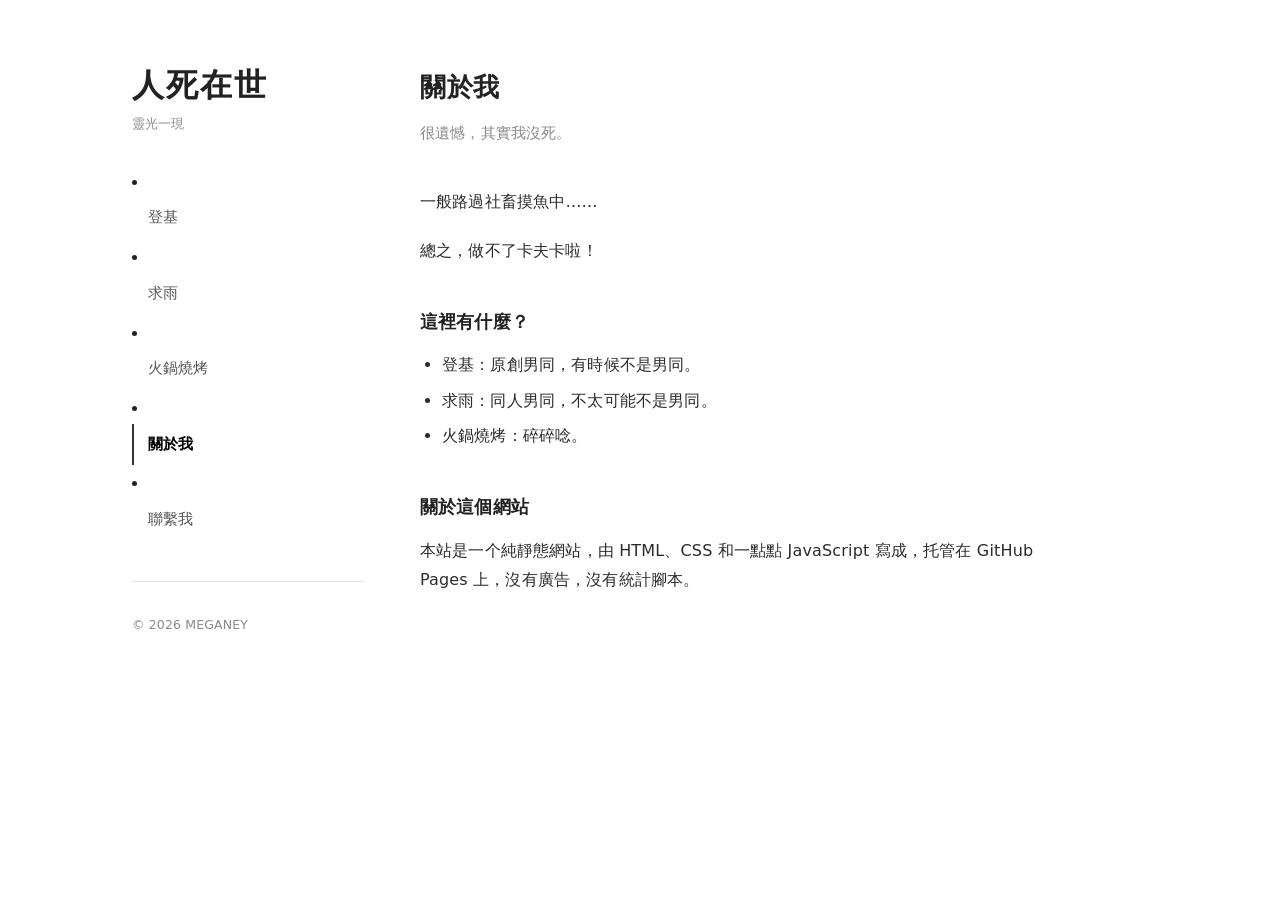
<file: about.html>
<!DOCTYPE html>
<html lang="zh-CN">
<head>
  <meta charset="UTF-8">
  <meta name="viewport" content="width=device-width, initial-scale=1.0">
  <title>關於我</title>
  <link rel="stylesheet" href="style.css">
</head>
<body data-page="about" data-nav-active="about">
  <div class="layout">
    <aside class="sidebar">
      <a class="sidebar-brand" href="index.html" data-site-name>rszs</a>
      <p class="sidebar-desc" data-site-desc></p>
      <nav class="sidebar-nav" data-nav></nav>
      <div class="sidebar-foot">
        <p>© <span data-year></span> MEGANEY</p>
      </div>
    </aside>

    <main class="content">
      <h1 class="page-title">關於我</h1>
      <p class="page-desc">很遺憾，其實我沒死。</p>

      <div class="prose">
        <p>一般路過社畜摸魚中……</p>
        <p>總之，做不了卡夫卡啦！</p>

        <h2>這裡有什麼？</h2>
        <ul>
          <li>登基：原創男同，有時候不是男同。</li>
          <li>求雨：同人男同，不太可能不是男同。</li>
          <li>火鍋燒烤：碎碎唸。</li>
        </ul>

        <h2>關於這個網站</h2>
        <p>本站是一个純靜態網站，由 HTML、CSS 和一點點 JavaScript 寫成，托管在 GitHub Pages 上，沒有廣告，沒有統計腳本。</p>
      </div>
    </main>
  </div>

  <script src="js/site-data.js"></script>
  <script src="js/site.js"></script>
</body>
</html>
</file>
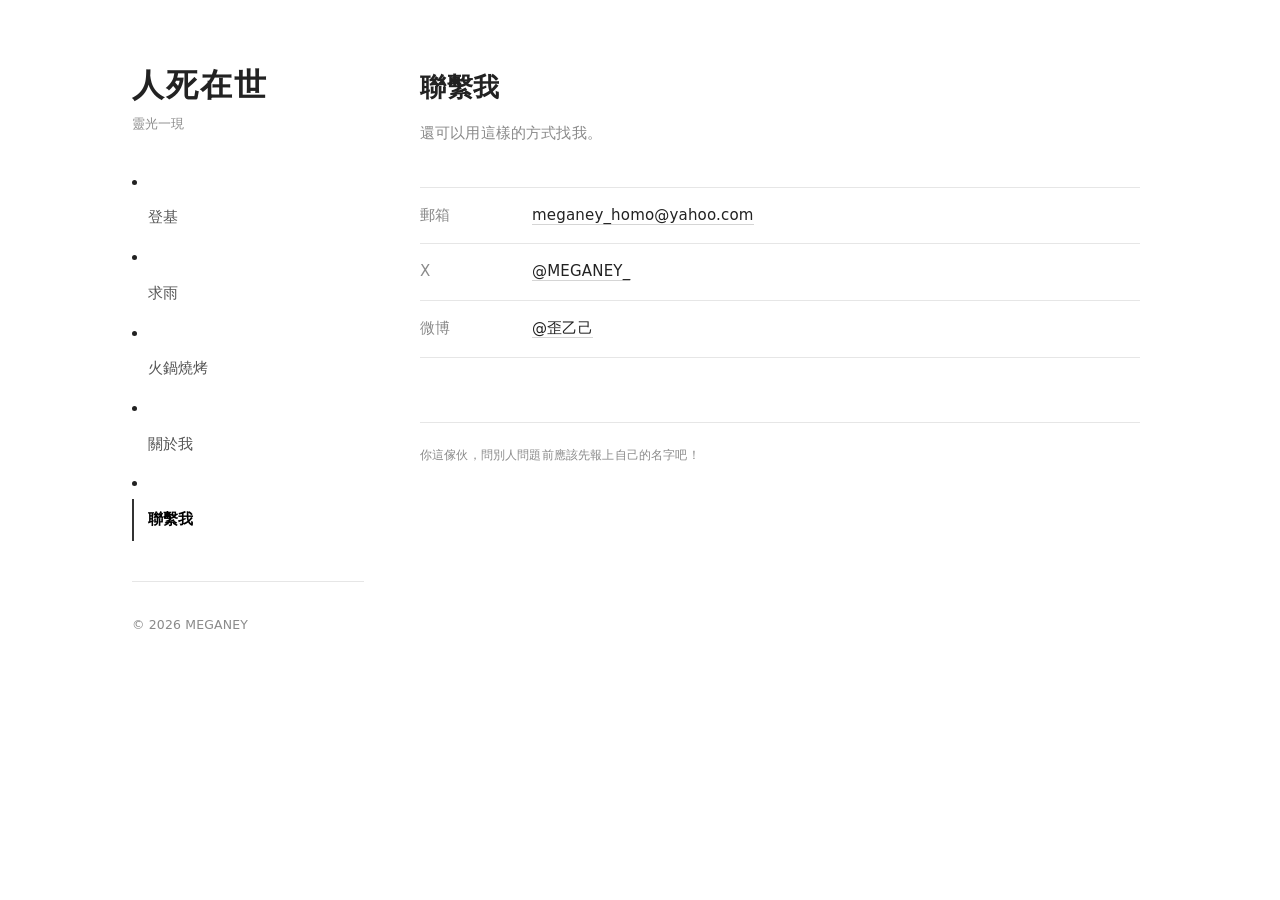
<file: contact.html>
<!DOCTYPE html>
<html lang="zh-CN">
<head>
  <meta charset="UTF-8">
  <meta name="viewport" content="width=device-width, initial-scale=1.0">
  <title>聯繫我</title>
  <link rel="stylesheet" href="style.css">
</head>
<body data-page="contact" data-nav-active="contact">
  <div class="layout">
    <aside class="sidebar">
      <a class="sidebar-brand" href="index.html" data-site-name>rszs</a>
      <p class="sidebar-desc" data-site-desc></p>
      <nav class="sidebar-nav" data-nav></nav>
      <div class="sidebar-foot">
        <p>© <span data-year></span> MEGANEY</p>
      </div>
    </aside>

    <main class="content">
      <h1 class="page-title">聯繫我</h1>
      <p class="page-desc">還可以用這樣的方式找我。</p>

      <ul class="contact-list">
        <li>
          <span class="label">郵箱</span>
          <span><a href="mailto:meganey_homo@yahoo.com">meganey_homo@yahoo.com</a></span>
        </li>
        <li>
          <span class="label">X</span>
          <span><a href="https://x.com/MEGANEY_" target="_blank" rel="noopener">@MEGANEY_</a></span>
        </li>
        <li>
          <span class="label">微博</span>
          <span><a href="https://weibo.com/u/5026332662" target="_blank" rel="noopener">@歪乙己</a></span>
        </li>


        </li>
      </ul>

      <p class="page-foot">你這傢伙，問別人問題前應該先報上自己的名字吧！</p>
    </main>
  </div>

  <script src="js/site-data.js"></script>
  <script src="js/site.js"></script>
</body>
</html>
</file>
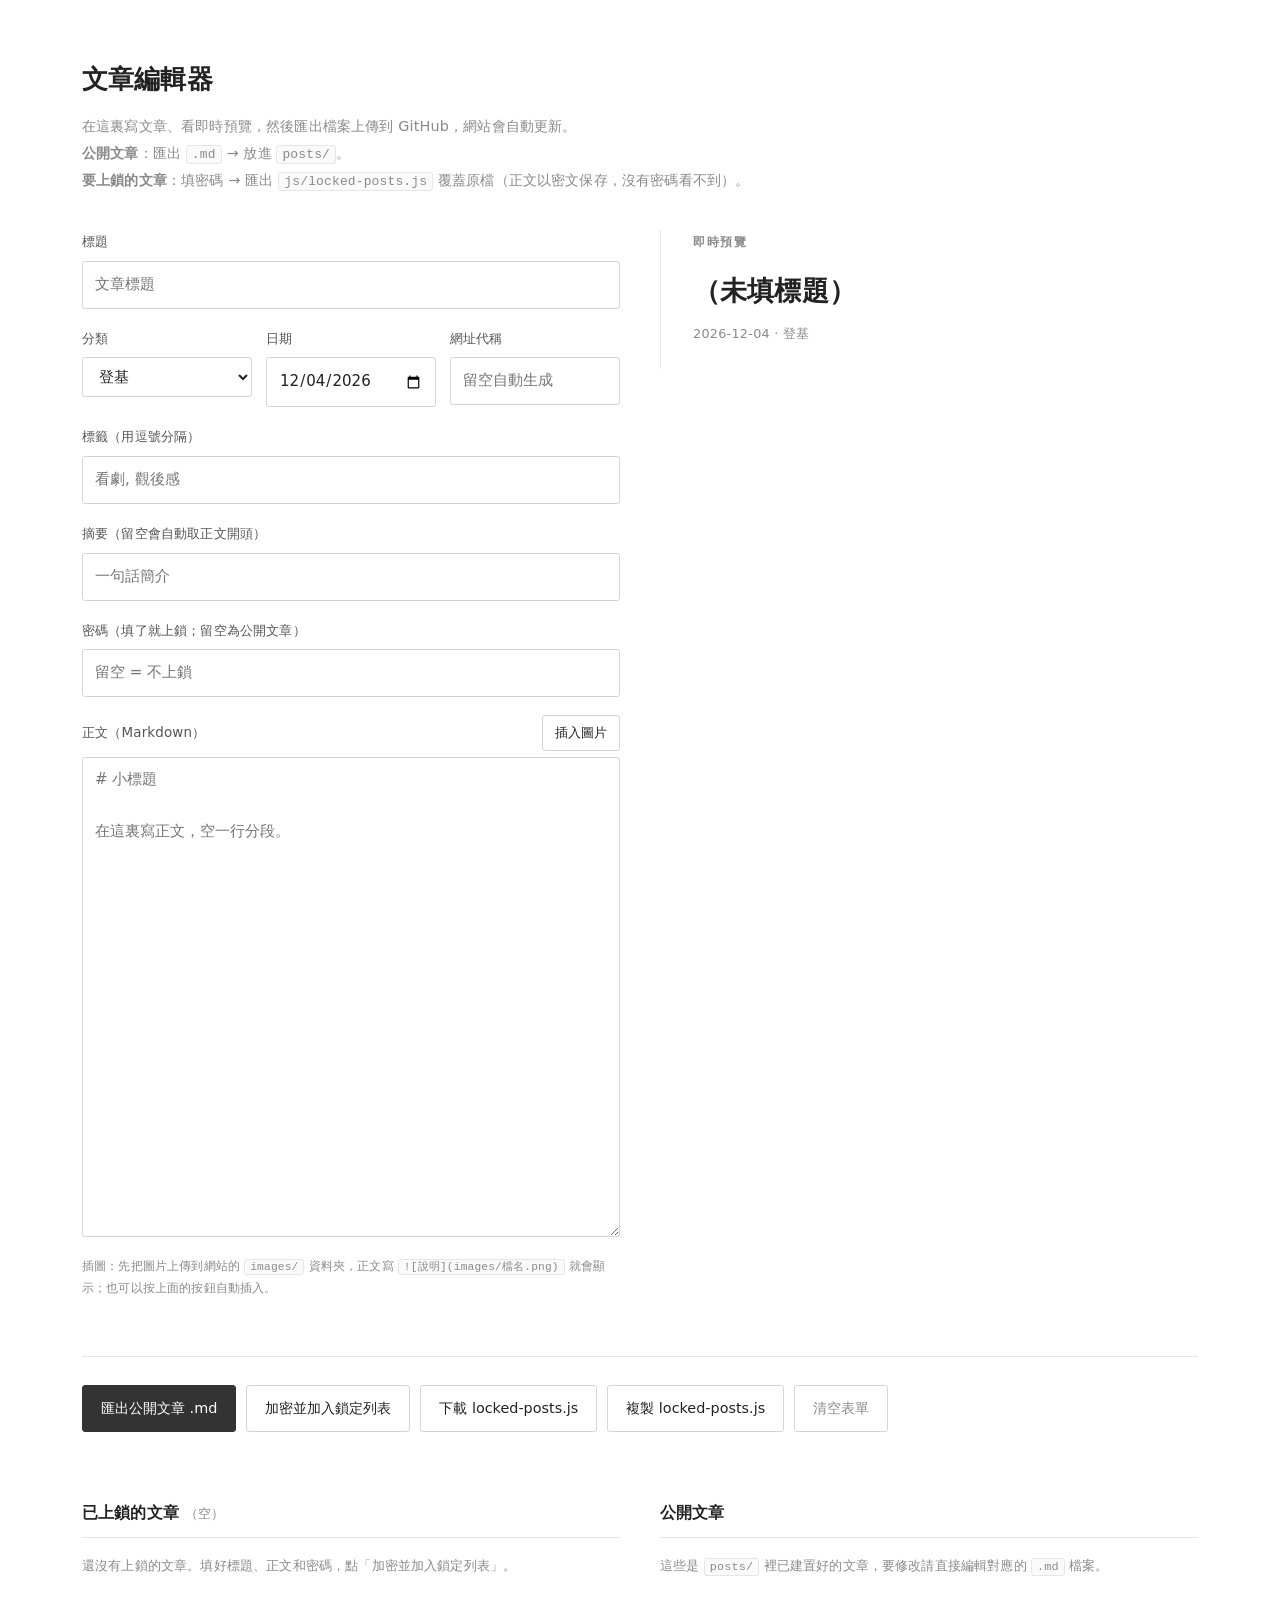
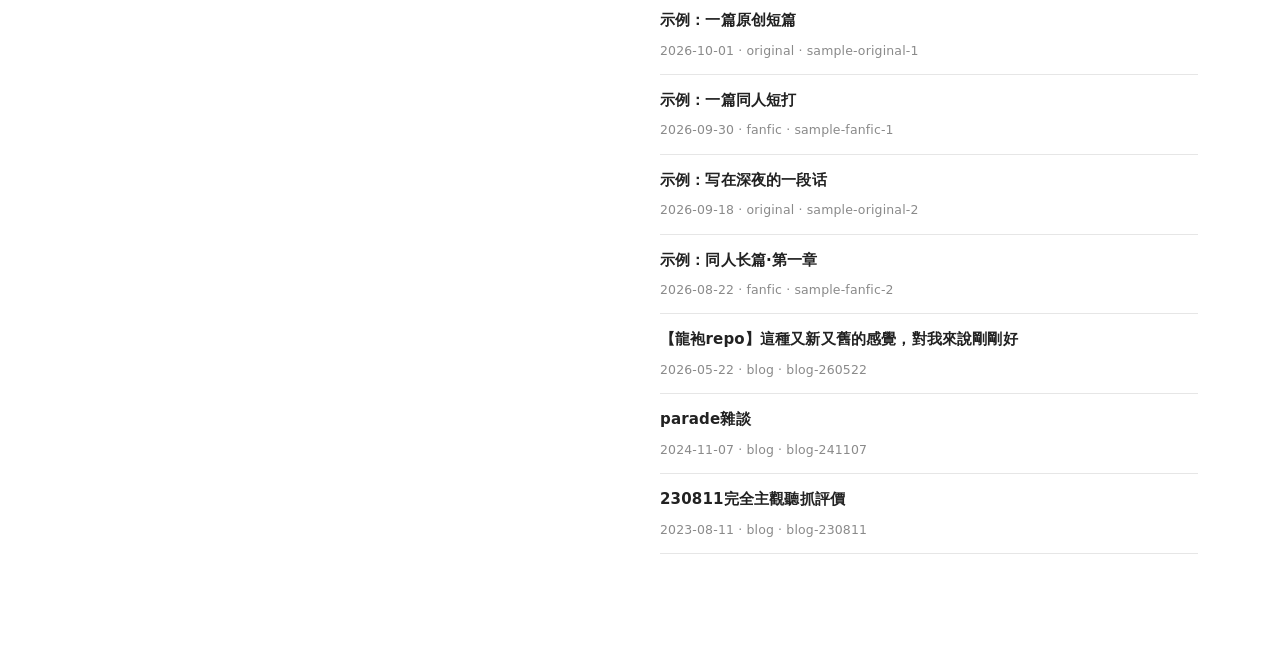
<file: editor.html>
<!DOCTYPE html>
<html lang="zh-CN">
<head>
  <meta charset="UTF-8">
  <meta name="viewport" content="width=device-width, initial-scale=1.0">
  <title>文章編輯器</title>
  <link rel="stylesheet" href="style.css">
</head>
<body data-page="editor">
  <div class="editor">
    <header class="editor-head">
      <h1 class="editor-title">文章編輯器</h1>
      <p class="editor-intro">
        在這裏寫文章、看即時預覽，然後匯出檔案上傳到 GitHub，網站會自動更新。<br>
        <strong>公開文章</strong>：匯出 <code>.md</code> → 放進 <code>posts/</code>。<br>
        <strong>要上鎖的文章</strong>：填密碼 → 匯出 <code>js/locked-posts.js</code> 覆蓋原檔（正文以密文保存，沒有密碼看不到）。
      </p>
    </header>

    <div class="editor-grid">
      <section class="editor-form">
        <div class="field">
          <label for="f-title">標題</label>
          <input id="f-title" type="text" placeholder="文章標題">
        </div>

        <div class="field-row">
          <div class="field">
            <label for="f-cat">分類</label>
            <select id="f-cat"></select>
          </div>
          <div class="field">
            <label for="f-date">日期</label>
            <input id="f-date" type="date">
          </div>
          <div class="field">
            <label for="f-slug">網址代稱</label>
            <input id="f-slug" type="text" placeholder="留空自動生成">
          </div>
        </div>

        <div class="field">
          <label for="f-tags">標籤（用逗號分隔）</label>
          <input id="f-tags" type="text" placeholder="看劇, 觀後感">
        </div>

        <div class="field">
          <label for="f-excerpt">摘要（留空會自動取正文開頭）</label>
          <input id="f-excerpt" type="text" placeholder="一句話簡介">
        </div>

        <div class="field">
          <label for="f-lock">密碼（填了就上鎖；留空為公開文章）</label>
          <input id="f-lock" type="password" placeholder="留空 = 不上鎖" autocomplete="new-password">
        </div>

        <div class="field">
          <div class="field-head">
            <label for="f-body">正文（Markdown）</label>
            <button type="button" class="btn btn-small" data-act-image>插入圖片</button>
          </div>
          <textarea id="f-body" rows="18" placeholder="# 小標題&#10;&#10;在這裏寫正文，空一行分段。"></textarea>
          <p class="field-hint">
            插圖：先把圖片上傳到網站的 <code>images/</code> 資料夾，正文寫 <code>![說明](images/檔名.png)</code> 就會顯示；也可以按上面的按鈕自動插入。
          </p>
        </div>
      </section>

      <section class="editor-preview">
        <h2 class="editor-preview-title">即時預覽</h2>
        <h1 class="article-title" data-pv-title>（未填標題）</h1>
        <p class="post-meta" data-pv-meta></p>
        <div class="article-body" data-pv-body></div>
      </section>
    </div>

    <section class="editor-actions">
      <button type="button" class="btn btn-primary" data-act-md>匯出公開文章 .md</button>
      <button type="button" class="btn" data-act-lock>加密並加入鎖定列表</button>
      <button type="button" class="btn" data-act-export>下載 locked-posts.js</button>
      <button type="button" class="btn" data-act-copy>複製 locked-posts.js</button>
      <button type="button" class="btn btn-ghost" data-act-clear>清空表單</button>
      <p class="editor-status" data-status></p>
    </section>

    <section class="editor-lists">
      <div>
        <h2 class="editor-list-title">已上鎖的文章 <span class="editor-count" data-locked-count></span></h2>
        <div data-locked-list></div>
      </div>
      <div>
        <h2 class="editor-list-title">公開文章</h2>
        <p class="editor-hint">這些是 <code>posts/</code> 裡已建置好的文章，要修改請直接編輯對應的 <code>.md</code> 檔案。</p>
        <div data-public-list></div>
      </div>
    </section>
  </div>

  <script src="js/markdown.js"></script>
  <script src="js/lock.js"></script>
  <script src="js/site-data.js"></script>
  <script src="js/locked-posts.js"></script>
  <script src="js/editor.js"></script>
</body>
</html>
</file>
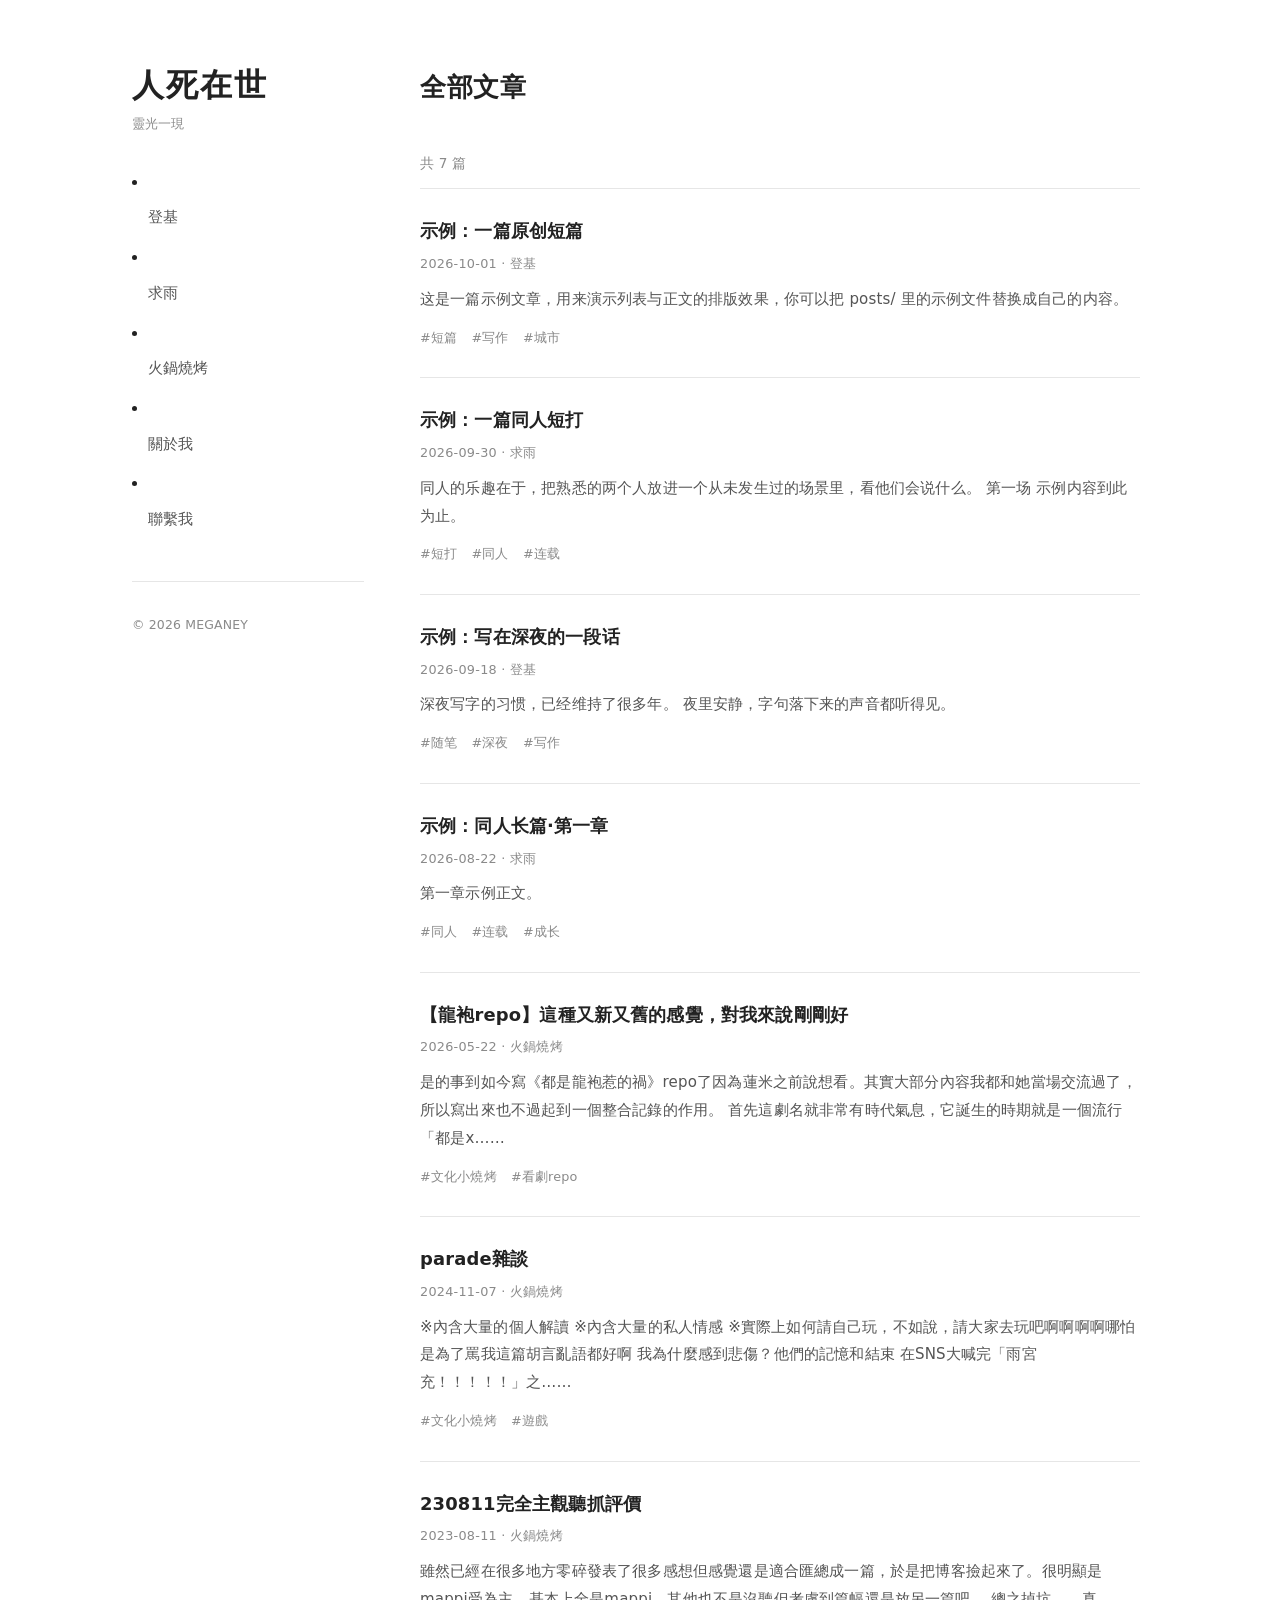
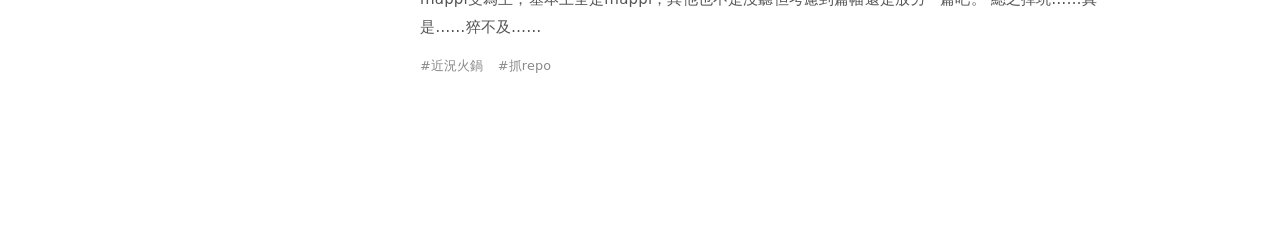
<file: list.html>
<!DOCTYPE html>
<html lang="zh-CN">
<head>
  <meta charset="UTF-8">
  <meta name="viewport" content="width=device-width, initial-scale=1.0">
  <title>文章列表</title>
  <link rel="stylesheet" href="style.css">
</head>
<body data-page="list">
  <div class="layout">
    <aside class="sidebar">
      <a class="sidebar-brand" href="index.html" data-site-name>rszs</a>
      <p class="sidebar-desc" data-site-desc></p>
      <nav class="sidebar-nav" data-nav></nav>
      <div class="sidebar-foot">
        <p>© <span data-year></span> MEGANEY</p>
      </div>
    </aside>

    <main class="content">
      <h1 class="page-title" data-list-title>文章列表</h1>
      <p class="page-desc" data-list-desc></p>

      <div class="list-head" data-list-head></div>
      <div data-post-list></div>
    </main>
  </div>

  <script src="js/site-data.js"></script>
  <script src="js/locked-posts.js"></script>
  <script src="js/site.js"></script>
</body>
</html>
</file>
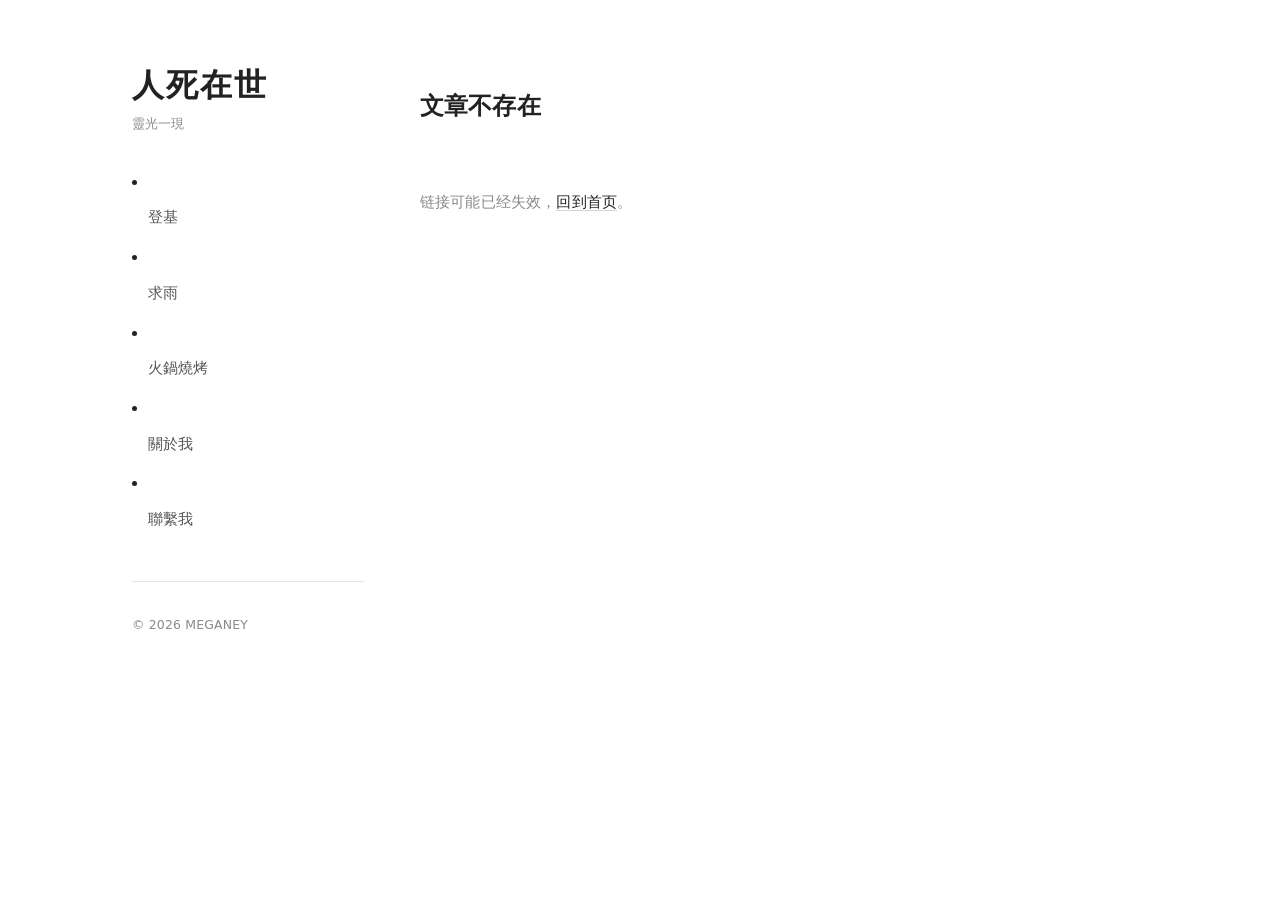
<file: post.html>
<!DOCTYPE html>
<html lang="zh-CN">
<head>
  <meta charset="UTF-8">
  <meta name="viewport" content="width=device-width, initial-scale=1.0">
  <title>文章 · rszs</title>
  <link rel="stylesheet" href="style.css">
</head>
<body data-page="post">
  <div class="layout">
    <aside class="sidebar">
      <a class="sidebar-brand" href="index.html" data-site-name>rszs</a>
      <p class="sidebar-desc" data-site-desc></p>
      <nav class="sidebar-nav" data-nav></nav>
      <div class="sidebar-foot">
        <p>© <span data-year></span> MEGANEY</p>
      </div>
    </aside>

    <main class="content">
      <article data-post></article>
    </main>
  </div>

  <script src="js/markdown.js"></script>
  <script src="js/lock.js"></script>
  <script src="js/site-data.js"></script>
  <script src="js/locked-posts.js"></script>
  <script src="js/site.js"></script>
</body>
</html>
</file>
<file: style.css>
/* ============================================================
   全站样式：白 + 灰，以文字为主
   ============================================================ */

:root {
  --bg: #ffffff;
  --bg-soft: #fafafa;
  --text: #222222;
  --text-soft: #555555;
  --text-muted: #8a8a8a;
  --line: #e6e6e6;
  --line-strong: #d5d5d5;
  --accent: #333333;
  --sidebar-width: 232px;
  --content-width: 720px;
}

* {
  box-sizing: border-box;
}

html {
  -webkit-text-size-adjust: 100%;
}

body {
  margin: 0;
  background: var(--bg);
  color: var(--text);
  font-family: "PingFang SC", "Hiragino Sans GB", "Microsoft YaHei", "Source Han Sans SC",
    "Noto Sans CJK SC", system-ui, -apple-system, "Segoe UI", Roboto, sans-serif;
  font-size: 16px;
  line-height: 1.85;
  letter-spacing: 0.01em;
}

a {
  color: var(--text);
  text-decoration: none;
  border-bottom: 1px solid var(--line-strong);
  transition: border-color 0.15s ease, color 0.15s ease;
}

a:hover {
  color: #000000;
  border-bottom-color: #000000;
}

/* ---------- 整体布局 ---------- */

.layout {
  display: flex;
  align-items: flex-start;
  gap: 56px;
  max-width: 1080px;
  margin: 0 auto;
  padding: 64px 32px 96px;
}

/* ---------- 左侧竖排导航 ---------- */

.sidebar {
  position: sticky;
  top: 64px;
  flex: 0 0 var(--sidebar-width);
  width: var(--sidebar-width);
}

.sidebar-brand {
  display: block;
  margin-bottom: 6px;
  /* 32.2px：比最大的分页标题（文章页 1.7rem = 27.2px）大 5px */
  font-size: calc(1.7rem + 5px);
  line-height: 1.35;
  font-weight: 600;
  letter-spacing: 0.06em;
  border-bottom: none;
}

.sidebar-desc {
  margin: 0 0 32px;
  color: var(--text-muted);
  font-size: 0.82rem;
  line-height: 1.7;
}

.sidebar-nav ul {
  list-style: none;
  margin: 0;
  padding: 0;
}

.sidebar-nav li {
  margin-bottom: 4px;
}

.sidebar-nav a {
  display: block;
  padding: 7px 0 7px 14px;
  border-bottom: none;
  border-left: 2px solid transparent;
  color: var(--text-soft);
  font-size: 0.94rem;
  transition: color 0.15s ease, border-color 0.15s ease, background 0.15s ease;
}

.sidebar-nav a:hover {
  color: #000000;
  border-left-color: var(--line-strong);
}

.sidebar-nav a.is-active {
  color: #000000;
  font-weight: 600;
  border-left-color: var(--accent);
}

.sidebar-foot {
  margin-top: 40px;
  padding-top: 20px;
  border-top: 1px solid var(--line);
  color: var(--text-muted);
  font-size: 0.78rem;
  line-height: 1.7;
}

/* ---------- 主内容区 ---------- */

.content {
  flex: 1 1 auto;
  min-width: 0;
  max-width: var(--content-width);
}

.page-title {
  margin: 0 0 8px;
  font-size: 1.6rem;
  font-weight: 600;
  letter-spacing: 0.02em;
}

.page-desc {
  margin: 0 0 40px;
  color: var(--text-muted);
  font-size: 0.92rem;
}

/* ---------- 首页词条云 ---------- */

.tag-cloud {
  position: relative;
  display: flex;
  flex-wrap: wrap;
  align-items: baseline;
  gap: 10px 26px;
  padding: 8px 0 0;
}

/* 由脚本计算位置后启用：词条自由散落，不再并排 */
.tag-cloud.is-cloud {
  display: block;
  min-height: 300px;
}

.tag-cloud.is-cloud .cloud-item {
  position: absolute;
  left: 0;
  top: 0;
  white-space: nowrap;
  will-change: transform, filter;
  /* 默认像沉在水里：轻微模糊、略淡 */
  filter: blur(1.6px);
  opacity: 0.78;
  transition: color 0.18s ease, filter 0.55s ease, opacity 0.55s ease;
}

/* 指针碰到词条：像被捞出来一样逐渐清晰 */
.tag-cloud.is-cloud .cloud-item:hover {
  filter: blur(0);
  opacity: 1;
}

.cloud-item {
  position: relative;
  display: inline-block;
  padding: 2px 0;
  line-height: 1.5;
  border-bottom: none;
}

.cloud-item:hover {
  color: #000000 !important;
  text-decoration: underline;
  text-underline-offset: 4px;
}

.cloud-count {
  margin-left: 4px;
  color: var(--text-muted);
  font-size: 0.66em;
  vertical-align: super;
}

/* ---------- 文章列表 ---------- */

.list-head {
  margin-bottom: 28px;
  padding-bottom: 12px;
  border-bottom: 1px solid var(--line);
  color: var(--text-muted);
  font-size: 0.85rem;
}

.post-card {
  padding-bottom: 28px;
  margin-bottom: 28px;
  border-bottom: 1px solid var(--line);
}

.post-card:last-child {
  border-bottom: none;
}

.post-card-title {
  margin: 0 0 6px;
  font-size: 1.12rem;
  font-weight: 600;
  line-height: 1.6;
}

.post-card-title a {
  border-bottom: none;
}

.post-card-title a:hover {
  border-bottom: 1px solid #000000;
}

.post-meta {
  margin: 0 0 10px;
  color: var(--text-muted);
  font-size: 0.8rem;
  letter-spacing: 0.02em;
}

.post-meta a {
  border-bottom: none;
  color: var(--text-muted);
}

.post-meta a:hover {
  color: #000000;
  border-bottom: 1px solid #000000;
}

.post-excerpt {
  margin: 0 0 12px;
  color: var(--text-soft);
  font-size: 0.94rem;
}

.post-tags {
  margin: 0;
  font-size: 0.8rem;
}

.tag {
  display: inline-block;
  margin-right: 10px;
  color: var(--text-muted);
  border-bottom: none;
}

.tag:hover {
  color: #000000;
  border-bottom: 1px solid #000000;
}

/* ---------- 文章正文 ---------- */

.article-title {
  margin: 0 0 10px;
  font-size: 1.7rem;
  font-weight: 600;
  line-height: 1.5;
}

.article-body {
  margin-top: 36px;
  color: #2b2b2b;
  font-size: 1.03rem;
}

.article-body h2 {
  margin: 44px 0 12px;
  font-size: 1.16rem;
  font-weight: 600;
  color: var(--text);
}

.article-body h3 {
  margin: 32px 0 10px;
  font-size: 1.02rem;
  font-weight: 600;
  color: var(--text);
}

.article-body p {
  margin: 0 0 22px;
}

.article-body blockquote {
  margin: 26px 0;
  padding: 2px 0 2px 18px;
  border-left: 2px solid var(--line-strong);
  color: var(--text-soft);
}

.article-body blockquote p {
  margin-bottom: 0;
}

.article-body ul,
.article-body ol {
  margin: 0 0 22px;
  padding-left: 22px;
}

.article-body li {
  margin-bottom: 6px;
}

.article-body img {
  max-width: 100%;
  height: auto;
}

.article-body hr {
  margin: 40px 0;
  border: none;
  border-top: 1px solid var(--line);
}

.article-body h4 {
  margin: 28px 0 8px;
  font-size: 0.98rem;
  font-weight: 600;
  color: var(--text);
}

.article-body code {
  padding: 1px 5px;
  background: var(--bg-soft);
  border: 1px solid var(--line);
  border-radius: 3px;
  font-family: ui-monospace, SFMono-Regular, Consolas, "Courier New", monospace;
  font-size: 0.88em;
}

.article-body pre {
  margin: 0 0 22px;
  padding: 14px 16px;
  background: var(--bg-soft);
  border: 1px solid var(--line);
  border-radius: 4px;
  overflow-x: auto;
}

.article-body pre code {
  padding: 0;
  background: none;
  border: none;
  font-size: 0.85rem;
  line-height: 1.7;
}

.article-back {
  margin: 48px 0 0;
  padding-top: 20px;
  border-top: 1px solid var(--line);
  font-size: 0.86rem;
}

.article-back a {
  border-bottom: none;
  color: var(--text-muted);
}

.article-back a:hover {
  color: #000000;
}

/* ---------- 关于我 / 联系我 ---------- */

.prose {
  max-width: 640px;
  color: #2b2b2b;
}

.prose p {
  margin: 0 0 20px;
}

.prose h2 {
  margin: 40px 0 12px;
  font-size: 1.1rem;
  font-weight: 600;
  color: var(--text);
}

.prose ul {
  margin: 0 0 20px;
  padding-left: 22px;
}

.prose li {
  margin-bottom: 6px;
}

.contact-list {
  list-style: none;
  margin: 0;
  padding: 0;
  border-top: 1px solid var(--line);
}

.contact-list li {
  display: flex;
  gap: 16px;
  padding: 14px 0;
  border-bottom: 1px solid var(--line);
  font-size: 0.94rem;
}

.contact-list .label {
  flex: 0 0 96px;
  color: var(--text-muted);
}

/* ---------- 通用 ---------- */

.empty {
  padding: 40px 0;
  color: var(--text-muted);
  font-size: 0.92rem;
}

.page-foot {
  margin-top: 64px;
  padding-top: 20px;
  border-top: 1px solid var(--line);
  color: var(--text-muted);
  font-size: 0.78rem;
}

/* ---------- 响应式 ---------- */

@media (max-width: 760px) {
  .layout {
    flex-direction: column;
    gap: 28px;
    padding: 32px 20px 64px;
  }

  .sidebar {
    position: static;
    width: 100%;
    flex: none;
  }

  .sidebar-desc {
    margin-bottom: 20px;
  }

  .sidebar-nav ul {
    display: flex;
    flex-wrap: wrap;
    gap: 4px 18px;
    padding-bottom: 16px;
    border-bottom: 1px solid var(--line);
  }

  .sidebar-nav a {
    padding: 4px 0;
    border-left: none;
    border-bottom: 2px solid transparent;
  }

  .sidebar-nav a:hover {
    border-left-color: transparent;
    border-bottom-color: var(--line-strong);
  }

  .sidebar-nav a.is-active {
    border-left-color: transparent;
    border-bottom-color: var(--accent);
  }

  .sidebar-foot {
    display: none;
  }

  .page-desc {
    margin-bottom: 28px;
  }

  .article-title {
    font-size: 1.4rem;
  }
}

/* ---------- 单篇密码锁 ---------- */

.lock-badge {
  margin-left: 8px;
  padding: 1px 6px;
  border: 1px solid var(--line-strong);
  border-radius: 3px;
  color: var(--text-muted);
  font-size: 0.68rem;
  font-weight: 400;
  letter-spacing: 0.08em;
  vertical-align: middle;
}

.lock-box {
  margin-top: 36px;
  padding: 28px 24px;
  border: 1px solid var(--line);
  border-radius: 4px;
  background: var(--bg-soft);
}

.lock-hint {
  margin: 0 0 16px;
  color: var(--text-soft);
  font-size: 0.94rem;
}

.lock-form {
  display: flex;
  flex-wrap: wrap;
  gap: 10px;
}

.lock-input {
  flex: 1 1 200px;
  min-width: 0;
  padding: 9px 12px;
  border: 1px solid var(--line-strong);
  border-radius: 3px;
  background: #ffffff;
  color: var(--text);
  font: inherit;
  font-size: 0.94rem;
}

.lock-input:focus {
  outline: none;
  border-color: var(--accent);
}

.lock-btn {
  padding: 9px 20px;
  border: 1px solid var(--accent);
  border-radius: 3px;
  background: var(--accent);
  color: #ffffff;
  font: inherit;
  font-size: 0.9rem;
  cursor: pointer;
  transition: opacity 0.15s ease;
}

.lock-btn:hover {
  opacity: 0.85;
}

.lock-msg {
  margin: 12px 0 0;
  color: var(--text-muted);
  font-size: 0.84rem;
}

/* ---------- 文章编辑器 ---------- */

.editor {
  max-width: 1180px;
  margin: 0 auto;
  padding: 56px 32px 96px;
}

.editor-head {
  margin-bottom: 36px;
}

.editor-title {
  margin: 0 0 10px;
  font-size: 1.6rem;
  font-weight: 600;
}

.editor-intro {
  margin: 0;
  color: var(--text-muted);
  font-size: 0.9rem;
}

.editor-intro code,
.editor-hint code,
.field-hint code {
  padding: 1px 5px;
  background: var(--bg-soft);
  border: 1px solid var(--line);
  border-radius: 3px;
  font-size: 0.9em;
}

.editor-grid {
  display: grid;
  grid-template-columns: minmax(0, 1fr) minmax(0, 1fr);
  gap: 40px;
  align-items: start;
}

.editor-form {
  min-width: 0;
}

.field {
  margin-bottom: 18px;
}

.field label {
  display: block;
  margin-bottom: 6px;
  color: var(--text-soft);
  font-size: 0.84rem;
}

.field-head {
  display: flex;
  align-items: baseline;
  justify-content: space-between;
  gap: 12px;
  margin-bottom: 6px;
}

.field-head label {
  margin-bottom: 0;
}

.field-hint {
  margin: 8px 0 0;
  color: var(--text-muted);
  font-size: 0.78rem;
  line-height: 1.7;
}

.field input,
.field select,
.field textarea {
  width: 100%;
  padding: 9px 12px;
  border: 1px solid var(--line-strong);
  border-radius: 3px;
  background: #ffffff;
  color: var(--text);
  font: inherit;
  font-size: 0.94rem;
}

.field textarea {
  line-height: 1.7;
  resize: vertical;
}

.field input:focus,
.field select:focus,
.field textarea:focus {
  outline: none;
  border-color: var(--accent);
}

.field-row {
  display: grid;
  grid-template-columns: repeat(3, minmax(0, 1fr));
  gap: 14px;
}

.editor-preview {
  position: sticky;
  top: 40px;
  min-width: 0;
  max-height: calc(100vh - 80px);
  overflow-y: auto;
  padding-left: 32px;
  border-left: 1px solid var(--line);
}

.editor-preview-title {
  margin: 0 0 18px;
  color: var(--text-muted);
  font-size: 0.78rem;
  font-weight: 600;
  letter-spacing: 0.14em;
}

.editor-preview .article-body {
  margin-top: 24px;
}

.editor-actions {
  display: flex;
  flex-wrap: wrap;
  align-items: center;
  gap: 10px;
  margin: 40px 0 8px;
  padding-top: 28px;
  border-top: 1px solid var(--line);
}

.editor-status {
  flex: 1 1 100%;
  margin: 8px 0 0;
  color: var(--text-muted);
  font-size: 0.84rem;
}

.editor-status.is-error {
  color: #a33333;
}

.btn {
  padding: 9px 18px;
  border: 1px solid var(--line-strong);
  border-radius: 3px;
  background: #ffffff;
  color: var(--text);
  font: inherit;
  font-size: 0.9rem;
  cursor: pointer;
  transition: border-color 0.15s ease, opacity 0.15s ease;
}

.btn:hover {
  border-color: var(--accent);
}

.btn-primary {
  border-color: var(--accent);
  background: var(--accent);
  color: #ffffff;
}

.btn-primary:hover {
  opacity: 0.85;
}

.btn-ghost {
  color: var(--text-muted);
}

.btn-small {
  padding: 5px 12px;
  font-size: 0.82rem;
}

.editor-lists {
  display: grid;
  grid-template-columns: repeat(2, minmax(0, 1fr));
  gap: 40px;
  margin-top: 48px;
}

.editor-list-title {
  margin: 0 0 16px;
  padding-bottom: 10px;
  border-bottom: 1px solid var(--line);
  font-size: 0.98rem;
  font-weight: 600;
}

.editor-count {
  color: var(--text-muted);
  font-size: 0.84rem;
  font-weight: 400;
}

.editor-hint {
  margin: 0 0 16px;
  color: var(--text-muted);
  font-size: 0.82rem;
}

.editor-item {
  display: flex;
  align-items: center;
  gap: 12px;
  padding: 12px 0;
  border-bottom: 1px solid var(--line);
}

.editor-item-main {
  flex: 1 1 auto;
  min-width: 0;
}

.editor-item-title {
  margin: 0 0 4px;
  font-size: 0.94rem;
  font-weight: 600;
}

.editor-item-title a {
  border-bottom: none;
}

.editor-item-title a:hover {
  border-bottom: 1px solid #000000;
}

.editor-item-meta {
  margin: 0;
  color: var(--text-muted);
  font-size: 0.78rem;
}

.editor-item-acts {
  flex: 0 0 auto;
  display: flex;
  gap: 6px;
}

@media (max-width: 900px) {
  .editor {
    padding: 36px 20px 72px;
  }

  .editor-grid,
  .editor-lists {
    grid-template-columns: minmax(0, 1fr);
  }

  .editor-preview {
    position: static;
    max-height: none;
    padding: 28px 0 0;
    border-left: none;
    border-top: 1px solid var(--line);
  }
}

/* ---------- 首页背景音乐开关（右上角） ---------- */

.music-host {
  position: fixed;
  top: 20px;
  right: 26px;
  z-index: 60;
}

.music-toggle {
  display: inline-flex;
  align-items: center;
  gap: 8px;
  padding: 6px 12px;
  border: 1px solid var(--line-strong);
  border-radius: 999px;
  background: rgba(255, 255, 255, 0.86);
  color: var(--text-soft);
  font-size: 0.78rem;
  letter-spacing: 0.08em;
  cursor: pointer;
  -webkit-backdrop-filter: blur(6px);
  backdrop-filter: blur(6px);
  transition: color 0.15s ease, border-color 0.15s ease, background 0.15s ease;
}

.music-toggle:hover {
  color: #000000;
  border-color: #000000;
}

.music-toggle[hidden] {
  display: none;
}

/* 三条竖线：播放时上下起伏 */
.music-bars {
  display: inline-flex;
  align-items: flex-end;
  gap: 2px;
  height: 12px;
}

.music-bars i {
  display: block;
  width: 2px;
  height: 4px;
  background: currentColor;
  border-radius: 1px;
  opacity: 0.55;
  transition: opacity 0.3s ease;
}

.music-toggle.is-playing {
  color: #000000;
  border-color: var(--accent);
}

.music-toggle.is-playing .music-bars i {
  opacity: 1;
  animation: music-bar 0.9s ease-in-out infinite;
}

.music-toggle.is-playing .music-bars i:nth-child(2) {
  animation-delay: 0.2s;
}

.music-toggle.is-playing .music-bars i:nth-child(3) {
  animation-delay: 0.4s;
}

@keyframes music-bar {
  0%, 100% { height: 4px; }
  50% { height: 12px; }
}

@media (max-width: 600px) {
  .music-host {
    top: 14px;
    right: 16px;
  }

  .music-label {
    display: none;
  }
}

@media (prefers-reduced-motion: reduce) {
  .music-toggle.is-playing .music-bars i {
    animation: none;
    height: 8px;
  }
}
</file>
